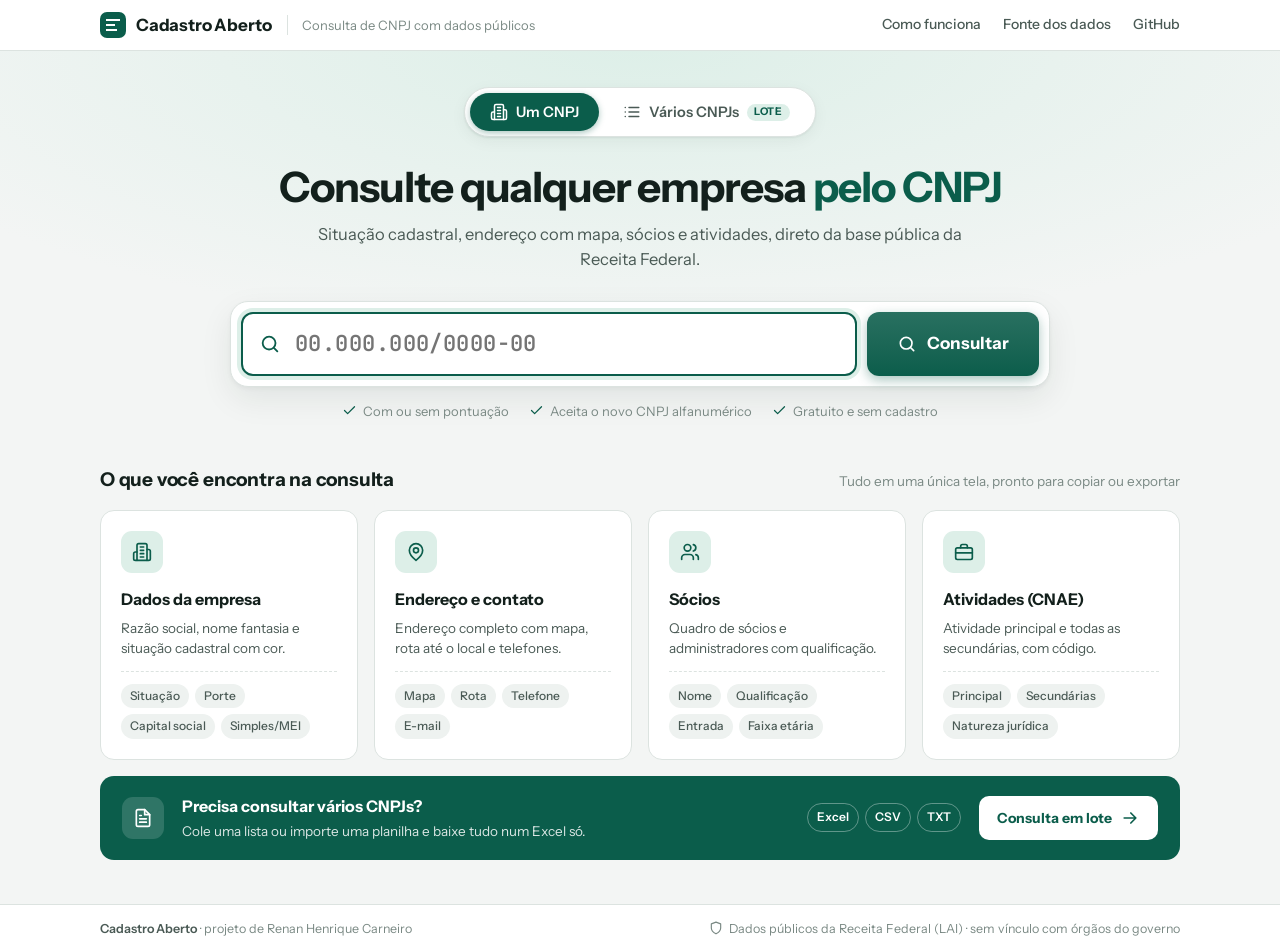
<file: index.html>
<!doctype html>
<html lang="pt-BR">
<head>
  <meta charset="utf-8">
  <meta name="viewport" content="width=device-width, initial-scale=1, viewport-fit=cover">
  <title>Cadastro Aberto</title>
  <meta name="description" content="Consulta gratuita de CNPJ com dados públicos da Receita Federal: situação cadastral, endereço com mapa, sócios, atividades e exportação.">
  <meta name="author" content="Renan Henrique Carneiro">
  <link rel="icon" href="data:image/svg+xml,%3Csvg xmlns='http://www.w3.org/2000/svg' viewBox='0 0 32 32'%3E%3Crect width='32' height='32' rx='7' fill='%230B5D4B'/%3E%3Cpath d='M9 11h14M9 16h9M9 21h11' stroke='%23fff' stroke-width='2.4' stroke-linecap='round'/%3E%3C/svg%3E">
  <link rel="preconnect" href="https://fonts.googleapis.com">
  <link rel="preconnect" href="https://fonts.gstatic.com" crossorigin>
  <link rel="stylesheet" href="https://fonts.googleapis.com/css2?family=Instrument+Sans:wght@400;500;600;700&family=JetBrains+Mono:wght@400;600&display=swap">
  <link rel="stylesheet" href="assets/styles.css?v=6">
</head>
<body>
  <header class="topbar">
    <div class="wrap topbar-inner">
      <a class="brand" href="./" aria-label="Cadastro Aberto, início">
        <span class="brand-mark" aria-hidden="true"></span>
        <span class="brand-name">Cadastro Aberto</span>
      </a>
      <span class="brand-tag">Consulta de CNPJ com dados públicos</span>
      <nav class="topnav" aria-label="Links">
        <a href="#recursos">Como funciona</a>
        <a href="https://github.com/rhcarneiro01-source/cadastro-aberto#de-onde-vêm-os-dados" target="_blank" rel="noopener">Fonte dos dados</a>
        <a href="https://github.com/rhcarneiro01-source/cadastro-aberto" target="_blank" rel="noopener">GitHub</a>
      </nav>
    </div>
  </header>

  <main class="wrap">
    <nav class="modes" role="tablist" aria-label="Tipo de consulta">
      <button type="button" role="tab" id="tab-unica" aria-selected="true" aria-controls="modo-unica"><svg class="i" width="20" height="20" fill="none" stroke="currentColor" stroke-width="2" stroke-linecap="round" stroke-linejoin="round" viewBox="0 0 24 24" aria-hidden="true"><path d="M6 22V4a2 2 0 0 1 2-2h8a2 2 0 0 1 2 2v18Z"/><path d="M6 12H4a2 2 0 0 0-2 2v6a2 2 0 0 0 2 2h2M18 9h2a2 2 0 0 1 2 2v9a2 2 0 0 1-2 2h-2M10 6h4M10 10h4M10 14h4M10 18h4"/></svg>Um CNPJ</button>
      <button type="button" role="tab" id="tab-lote" aria-selected="false" aria-controls="modo-lote"><svg class="i" width="20" height="20" fill="none" stroke="currentColor" stroke-width="2" stroke-linecap="round" stroke-linejoin="round" viewBox="0 0 24 24" aria-hidden="true"><path d="M8 6h13M8 12h13M8 18h13M3 6h.01M3 12h.01M3 18h.01"/></svg>Vários CNPJs <span class="tab-badge">Lote</span></button>
    </nav>

    <div id="modo-unica" role="tabpanel" aria-labelledby="tab-unica">
    <section class="search" aria-labelledby="search-title">
      <h1 id="search-title">Consulte qualquer empresa <em>pelo CNPJ</em></h1>
      <p class="lede">Situação cadastral, endereço com mapa, sócios e atividades, direto da base pública da Receita Federal.</p>

      <form id="form" class="search-form" novalidate>
        <label for="cnpj" class="sr-only">CNPJ</label>
        <div class="search-field">
        <svg class="i" width="20" height="20" fill="none" stroke="currentColor" stroke-width="2" stroke-linecap="round" stroke-linejoin="round" viewBox="0 0 24 24" aria-hidden="true"><circle cx="11" cy="11" r="7"/><path d="m20 20-3.5-3.5"/></svg>
        <input id="cnpj" name="cnpj" inputmode="text" autocomplete="off" spellcheck="false"
               placeholder="00.000.000/0000-00" maxlength="18" aria-describedby="hint">
        </div>
        <button type="submit" id="btn-buscar"><svg class="i" width="20" height="20" fill="none" stroke="currentColor" stroke-width="2" stroke-linecap="round" stroke-linejoin="round" viewBox="0 0 24 24" aria-hidden="true"><circle cx="11" cy="11" r="7"/><path d="m20 20-3.5-3.5"/></svg><span>Consultar</span></button>
      </form>
      <p id="hint" class="hints"><span><svg class="i" width="20" height="20" fill="none" stroke="currentColor" stroke-width="2" stroke-linecap="round" stroke-linejoin="round" viewBox="0 0 24 24" aria-hidden="true"><path d="M20 6 9 17l-5-5"/></svg>Com ou sem pontuação</span><span><svg class="i" width="20" height="20" fill="none" stroke="currentColor" stroke-width="2" stroke-linecap="round" stroke-linejoin="round" viewBox="0 0 24 24" aria-hidden="true"><path d="M20 6 9 17l-5-5"/></svg>Aceita o novo CNPJ alfanumérico</span><span><svg class="i" width="20" height="20" fill="none" stroke="currentColor" stroke-width="2" stroke-linecap="round" stroke-linejoin="round" viewBox="0 0 24 24" aria-hidden="true"><path d="M20 6 9 17l-5-5"/></svg>Gratuito e sem cadastro</span></p>

      <div id="history" class="history" hidden>
        <span class="history-label">Recentes</span>
        <div id="history-list" class="history-list"></div>
      </div>
    </section>

    <section id="recursos" class="recursos" aria-labelledby="recursos-title">
      <div class="sec-head">
        <h2 id="recursos-title">O que você encontra na consulta</h2>
        <p>Tudo em uma única tela, pronto para copiar ou exportar</p>
      </div>
      <div class="feat-grid">
        <div class="feat">
          <div class="feat-ic"><svg class="i" width="20" height="20" fill="none" stroke="currentColor" stroke-width="2" stroke-linecap="round" stroke-linejoin="round" viewBox="0 0 24 24" aria-hidden="true"><path d="M6 22V4a2 2 0 0 1 2-2h8a2 2 0 0 1 2 2v18Z"/><path d="M6 12H4a2 2 0 0 0-2 2v6a2 2 0 0 0 2 2h2M18 9h2a2 2 0 0 1 2 2v9a2 2 0 0 1-2 2h-2M10 6h4M10 10h4M10 14h4M10 18h4"/></svg></div>
          <h3>Dados da empresa</h3>
          <p>Razão social, nome fantasia e situação cadastral com cor.</p>
          <ul><li>Situação</li><li>Porte</li><li>Capital social</li><li>Simples/MEI</li></ul>
        </div>
        <div class="feat">
          <div class="feat-ic"><svg class="i" width="20" height="20" fill="none" stroke="currentColor" stroke-width="2" stroke-linecap="round" stroke-linejoin="round" viewBox="0 0 24 24" aria-hidden="true"><path d="M20 10c0 6-8 12-8 12s-8-6-8-12a8 8 0 0 1 16 0Z"/><circle cx="12" cy="10" r="3"/></svg></div>
          <h3>Endereço e contato</h3>
          <p>Endereço completo com mapa, rota até o local e telefones.</p>
          <ul><li>Mapa</li><li>Rota</li><li>Telefone</li><li>E-mail</li></ul>
        </div>
        <div class="feat">
          <div class="feat-ic"><svg class="i" width="20" height="20" fill="none" stroke="currentColor" stroke-width="2" stroke-linecap="round" stroke-linejoin="round" viewBox="0 0 24 24" aria-hidden="true"><path d="M16 21v-2a4 4 0 0 0-4-4H6a4 4 0 0 0-4 4v2"/><circle cx="9" cy="7" r="4"/><path d="M22 21v-2a4 4 0 0 0-3-3.87M16 3.13a4 4 0 0 1 0 7.75"/></svg></div>
          <h3>Sócios</h3>
          <p>Quadro de sócios e administradores com qualificação.</p>
          <ul><li>Nome</li><li>Qualificação</li><li>Entrada</li><li>Faixa etária</li></ul>
        </div>
        <div class="feat">
          <div class="feat-ic"><svg class="i" width="20" height="20" fill="none" stroke="currentColor" stroke-width="2" stroke-linecap="round" stroke-linejoin="round" viewBox="0 0 24 24" aria-hidden="true"><rect x="2" y="7" width="20" height="14" rx="2"/><path d="M16 7V5a2 2 0 0 0-2-2h-4a2 2 0 0 0-2 2v2M2 13h20"/></svg></div>
          <h3>Atividades (CNAE)</h3>
          <p>Atividade principal e todas as secundárias, com código.</p>
          <ul><li>Principal</li><li>Secundárias</li><li>Natureza jurídica</li></ul>
        </div>
      </div>
      <div class="lote-cta">
        <div class="feat-ic"><svg class="i" width="20" height="20" fill="none" stroke="currentColor" stroke-width="2" stroke-linecap="round" stroke-linejoin="round" viewBox="0 0 24 24" aria-hidden="true"><path d="M14 2H6a2 2 0 0 0-2 2v16a2 2 0 0 0 2 2h12a2 2 0 0 0 2-2V8Z"/><path d="M14 2v6h6M8 13h8M8 17h8M8 9h2"/></svg></div>
        <div class="lote-cta-txt">
          <h3>Precisa consultar vários CNPJs?</h3>
          <p>Cole uma lista ou importe uma planilha e baixe tudo num Excel só.</p>
        </div>
        <div class="lote-cta-fmt" aria-label="Formatos aceitos"><span>Excel</span><span>CSV</span><span>TXT</span></div>
        <button type="button" id="ir-lote">Consulta em lote <svg class="i" width="20" height="20" fill="none" stroke="currentColor" stroke-width="2" stroke-linecap="round" stroke-linejoin="round" viewBox="0 0 24 24" aria-hidden="true"><path d="M5 12h14M13 6l6 6-6 6"/></svg></button>
      </div>
    </section>

    <div id="status" class="status" role="status" aria-live="polite" hidden></div>

    <article id="result" class="result" hidden>
      <header class="company">
        <div class="company-main">
          <div class="chips">
            <span id="r-situacao" class="chip"></span>
            <span id="r-tipo" class="chip chip-quiet"></span>
            <span id="r-mei" class="chip chip-quiet" hidden>MEI</span>
            <span id="r-simples" class="chip chip-quiet" hidden>Simples Nacional</span>
          </div>
          <h2 id="r-razao" class="company-name"></h2>
          <p id="r-fantasia" class="company-alias"></p>
          <p class="company-cnpj">
            <span id="r-cnpj" class="mono"></span>
            <button type="button" class="link-btn" data-copy="cnpj">Copiar</button>
          </p>
        </div>
        <div class="actions" role="group" aria-label="Exportar">
          <button type="button" id="btn-print" class="btn-ghost">Imprimir cartão</button>
          <button type="button" id="btn-xlsx" class="btn-ghost">Excel</button>
          <button type="button" id="btn-csv" class="btn-ghost">CSV</button>
          <button type="button" id="btn-json" class="btn-ghost">Copiar JSON</button>
        </div>
      </header>

      <div class="grid">
        <section class="panel" aria-labelledby="h-cad">
          <h3 id="h-cad">Dados cadastrais</h3>
          <dl id="r-cadastro" class="facts"></dl>
          <h4 id="h-ie">Inscrição estadual (IE)</h4>
          <div id="r-ie" class="ie" aria-live="polite" aria-labelledby="h-ie"></div>
        </section>

        <section class="panel" aria-labelledby="h-end">
          <h3 id="h-end">Endereço</h3>
          <address id="r-endereco" class="address"></address>
          <div class="map-actions">
            <a id="r-maps" class="btn-small" target="_blank" rel="noopener">Abrir no Google Maps</a>
            <a id="r-rota" class="btn-small" target="_blank" rel="noopener">Traçar rota até aqui</a>
            <button type="button" class="btn-small" data-copy="endereco">Copiar endereço</button>
          </div>
          <div class="map-frame">
            <iframe id="r-mapa" title="Mapa do endereço da empresa" loading="lazy" referrerpolicy="no-referrer-when-downgrade"></iframe>
          </div>
          <h4>Contato</h4>
          <dl id="r-contato" class="facts facts-compact"></dl>
        </section>

        <section class="panel panel-wide" aria-labelledby="h-cnae">
          <h3 id="h-cnae">Atividades econômicas (CNAE)</h3>
          <div id="r-cnae-principal" class="cnae-main"></div>
          <details id="r-cnae-sec-wrap">
            <summary id="r-cnae-sec-title">Atividades secundárias</summary>
            <ul id="r-cnae-sec" class="cnae-list"></ul>
          </details>
        </section>

        <section class="panel panel-wide" aria-labelledby="h-qsa">
          <h3 id="h-qsa">Quadro de sócios e administradores</h3>
          <div class="table-wrap">
            <table class="qsa">
              <thead><tr><th scope="col">Nome</th><th scope="col">Qualificação</th><th scope="col">Entrada</th><th scope="col">Faixa etária</th></tr></thead>
              <tbody id="r-qsa"></tbody>
            </table>
          </div>
          <p id="r-qsa-vazio" class="muted" hidden>Nenhum sócio informado na base pública para este CNPJ.</p>
        </section>
      </div>

      <p class="source">Fonte: dados abertos do CNPJ (Receita Federal), via <span id="r-fonte"></span>. Consultado em <span id="r-quando"></span>.</p>
    </article>
    </div>

    <div id="modo-lote" role="tabpanel" aria-labelledby="tab-lote" hidden>
      <section class="search" aria-labelledby="lote-title">
        <h1 id="lote-title">Consulte uma lista de CNPJs de uma vez</h1>
        <p class="lede">Cole os CNPJs ou importe uma planilha. O site consulta um por um e monta uma tabela para exportar em Excel.</p>

        <div class="lote-entrada">
          <label for="lote-texto" class="lote-label">Cole os CNPJs (um por linha, ou separados por vírgula, espaço ou ponto e vírgula)</label>
          <textarea id="lote-texto" rows="7" spellcheck="false" placeholder="11.222.333/0001-81&#10;02542939000103&#10;..."></textarea>
          <div class="lote-arquivo">
            <label for="lote-file" class="btn-small"><svg class="i" width="20" height="20" fill="none" stroke="currentColor" stroke-width="2" stroke-linecap="round" stroke-linejoin="round" viewBox="0 0 24 24" aria-hidden="true"><path d="M21 15v4a2 2 0 0 1-2 2H5a2 2 0 0 1-2-2v-4M17 8l-5-5-5 5M12 3v12"/></svg>Importar Excel, CSV ou TXT</label>
            <input type="file" id="lote-file" accept=".xlsx,.xls,.csv,.txt" class="sr-only">
            <span id="lote-file-nome" class="muted"></span>
          </div>
          <label class="lote-opcao">
            <input type="checkbox" id="lote-ie">
            <span><b>Incluir inscrição estadual (IE)</b><small>A fonte da IE aceita só 3 consultas por minuto, então o lote fica bem mais lento (cerca de 20 s por CNPJ).</small></span>
          </label>
          <p id="lote-resumo" class="hint">Nenhum CNPJ identificado ainda.</p>
          <div class="lote-botoes">
            <button type="button" id="lote-iniciar" class="btn-primary" disabled><svg class="i" width="20" height="20" fill="none" stroke="currentColor" stroke-width="2" stroke-linecap="round" stroke-linejoin="round" viewBox="0 0 24 24" aria-hidden="true"><circle cx="11" cy="11" r="7"/><path d="m20 20-3.5-3.5"/></svg>Consultar lista</button>
            <button type="button" id="lote-pausar" class="btn-ghost" hidden>Pausar</button>
            <button type="button" id="lote-cancelar" class="btn-ghost" hidden>Cancelar</button>
          </div>
        </div>
      </section>

      <section id="lote-painel" class="lote-painel" hidden aria-live="polite">
        <div class="lote-topo">
          <div>
            <div id="lote-progresso-txt" class="lote-progresso-txt"></div>
            <div class="barra" aria-hidden="true"><span id="lote-barra"></span></div>
            <div id="lote-contagem" class="chips lote-contagem"></div>
          </div>
          <div class="actions" role="group" aria-label="Exportar lote">
            <button type="button" id="lote-xlsx" class="btn-ghost" disabled>Excel</button>
            <button type="button" id="lote-csv" class="btn-ghost" disabled>CSV</button>
          </div>
        </div>
        <section id="lote-analise" class="analise" aria-labelledby="analise-title" hidden>
          <div class="analise-head">
            <h2 id="analise-title">Análise do lote</h2>
            <p class="muted">Clique numa barra para filtrar a tabela abaixo.</p>
          </div>
          <div id="analise-kpis" class="kpis"></div>
          <div id="analise-graficos" class="graficos"></div>
        </section>
        <div id="lote-filtro" class="lote-filtro" hidden></div>
        <div class="table-wrap">
          <table class="qsa lote-tabela">
            <thead><tr><th scope="col">#</th><th scope="col">CNPJ</th><th scope="col">Razão social</th><th scope="col">Situação</th><th scope="col">Cidade/UF</th><th scope="col">Atividade principal</th><th scope="col">Telefone</th><th scope="col" class="col-ie">Inscrição estadual</th></tr></thead>
            <tbody id="lote-linhas"></tbody>
          </table>
        </div>
        <p class="hint">Clique numa linha para ver a ficha completa da empresa.</p>
      </section>
    </div>
  </main>

  <footer class="footer">
    <div class="wrap footer-inner">
      <span><b>Cadastro Aberto</b> · projeto de Renan Henrique Carneiro</span>
      <span class="footer-note" title="Informações de pessoas físicas são exibidas apenas como constam na base aberta."><svg class="i" width="20" height="20" fill="none" stroke="currentColor" stroke-width="2" stroke-linecap="round" stroke-linejoin="round" viewBox="0 0 24 24" aria-hidden="true"><path d="M12 22s8-4 8-10V5l-8-3-8 3v7c0 6 8 10 8 10Z"/></svg>Dados públicos da Receita Federal (LAI) · sem vínculo com órgãos do governo</span>
    </div>
  </footer>

  <!-- Cartão para impressão (preenchido via JS) -->
  <section id="print-card" class="print-card" aria-hidden="true"></section>

  <script src="assets/vendor/xlsx.full.min.js" defer></script>
  <script src="assets/planilha-lote.js?v=6" defer></script>
  <script src="assets/app.js?v=6" defer></script>
</body>
</html>
</file>
<file: assets/styles.css>
/* Cadastro Aberto — Renan Henrique Carneiro */
:root {
  --ground: #F3F5F4;
  --surface: #FFFFFF;
  --surface-2: #EEF2F0;
  --ink: #13201C;
  --ink-2: #4A5A55;
  --ink-3: #7A8984;
  --line: #DCE3E0;
  --accent: #0B5D4B;
  --accent-ink: #FFFFFF;
  --accent-soft: #DDEFE8;
  --ok: #1E7D45;       --ok-bg: #E2F3E8;
  --warn: #9A6200;     --warn-bg: #FBF0D9;
  --bad: #B42318;      --bad-bg: #FBE4E1;
  --focus: #2F7DE1;
  --radius: 10px;
  --shadow: 0 1px 2px rgb(19 32 28 / .06), 0 4px 16px rgb(19 32 28 / .05);
  --font: "Instrument Sans", "Segoe UI", system-ui, -apple-system, sans-serif;
  --mono: "JetBrains Mono", ui-monospace, "Cascadia Mono", Consolas, monospace;
  color-scheme: light;
}
@media (prefers-color-scheme: dark) {
  :root:not([data-theme="light"]) {
    --ground: #0E1513; --surface: #151E1B; --surface-2: #1B2622;
    --ink: #E7EEEB; --ink-2: #A9B8B2; --ink-3: #7F8F89; --line: #26332F;
    --accent: #3FB894; --accent-ink: #06231B; --accent-soft: #173A30;
    --ok: #5CCB8A; --ok-bg: #173226; --warn: #E8B04B; --warn-bg: #3A2C12; --bad: #F08A7E; --bad-bg: #3D1C18;
    --shadow: 0 1px 2px rgb(0 0 0 / .4);
    color-scheme: dark;
  }
}
:root[data-theme="dark"] {
  --ground: #0E1513; --surface: #151E1B; --surface-2: #1B2622;
  --ink: #E7EEEB; --ink-2: #A9B8B2; --ink-3: #7F8F89; --line: #26332F;
  --accent: #3FB894; --accent-ink: #06231B; --accent-soft: #173A30;
  --ok: #5CCB8A; --ok-bg: #173226; --warn: #E8B04B; --warn-bg: #3A2C12; --bad: #F08A7E; --bad-bg: #3D1C18;
  --shadow: 0 1px 2px rgb(0 0 0 / .4);
  color-scheme: dark;
}

* { box-sizing: border-box; }
html, body { margin: 0; }
body {
  background: var(--ground);
  color: var(--ink);
  font: 15px/1.55 var(--font);
  -webkit-font-smoothing: antialiased;
  min-height: 100vh;
  display: flex; flex-direction: column;
}
[hidden] { display: none !important; }
.wrap { width: 100%; max-width: 1120px; margin-inline: auto; padding-inline: 20px; }
.mono { font-family: var(--mono); font-variant-numeric: tabular-nums; }
.muted { color: var(--ink-3); }
.sr-only { position: absolute; width: 1px; height: 1px; overflow: hidden; clip: rect(0 0 0 0); white-space: nowrap; }
:focus-visible { outline: 2px solid var(--focus); outline-offset: 2px; border-radius: 4px; }
a { color: var(--accent); }

/* topo */
.topbar { border-bottom: 1px solid var(--line); background: var(--surface); }
.topbar-inner { display: flex; align-items: center; gap: 16px; padding-block: 14px; flex-wrap: wrap; }
.brand { display: flex; align-items: center; gap: 10px; text-decoration: none; color: var(--ink); }
.brand-mark {
  width: 26px; height: 26px; border-radius: 7px; background: var(--accent);
  background-image: linear-gradient(var(--accent-ink), var(--accent-ink)), linear-gradient(var(--accent-ink), var(--accent-ink)), linear-gradient(var(--accent-ink), var(--accent-ink));
  background-size: 14px 2.4px, 9px 2.4px, 11px 2.4px;
  background-position: 6px 7px, 6px 12px, 6px 17px;
  background-repeat: no-repeat;
}
.brand-name { font-weight: 700; letter-spacing: -.01em; font-size: 17px; }
.brand-tag { color: var(--ink-3); font-size: 13px; }

/* busca */
.search { padding-block: 40px 20px; max-width: 720px; }
.search h1 { font-size: clamp(26px, 4vw, 36px); line-height: 1.15; letter-spacing: -.02em; margin: 0 0 8px; text-wrap: balance; }
.lede { color: var(--ink-2); margin: 0 0 22px; max-width: 60ch; }
.search-form { display: flex; gap: 8px; flex-wrap: wrap; }
.search-form input {
  flex: 1 1 260px; min-width: 0;
  font: 600 20px/1 var(--mono); letter-spacing: .02em;
  padding: 14px 16px; border-radius: var(--radius);
  border: 1.5px solid var(--line); background: var(--surface); color: var(--ink);
}
.search-form input:focus { border-color: var(--accent); outline: none; box-shadow: 0 0 0 3px var(--accent-soft); }
.search-form input[aria-invalid="true"] { border-color: var(--bad); }
.search-form button, .btn-ghost, .btn-small {
  font: 600 15px/1 var(--font); cursor: pointer; border-radius: var(--radius);
}
.search-form button {
  padding: 14px 22px; border: 0; background: var(--accent); color: var(--accent-ink);
}
.search-form button:hover { filter: brightness(1.08); }
.search-form button:disabled { opacity: .6; cursor: progress; }
.hint { color: var(--ink-3); font-size: 13px; margin: 8px 0 0; }

.history { margin-top: 18px; display: flex; gap: 10px; align-items: baseline; flex-wrap: wrap; }
.history-label { font-size: 12px; text-transform: uppercase; letter-spacing: .06em; color: var(--ink-3); }
.history-list { display: flex; gap: 6px; flex-wrap: wrap; }
.history-list button {
  border: 1px solid var(--line); background: var(--surface); color: var(--ink-2);
  border-radius: 999px; padding: 5px 12px; font: 500 13px/1.2 var(--font); cursor: pointer;
  max-width: 260px; overflow: hidden; text-overflow: ellipsis; white-space: nowrap;
}
.history-list button:hover { border-color: var(--accent); color: var(--ink); }

/* status */
.status { padding: 14px 16px; border-radius: var(--radius); margin-bottom: 20px; background: var(--surface); border: 1px solid var(--line); }
.status.error { background: var(--bad-bg); border-color: transparent; color: var(--bad); }
.status.loading::before {
  content: ""; display: inline-block; width: 14px; height: 14px; margin-right: 10px; vertical-align: -2px;
  border: 2px solid var(--line); border-top-color: var(--accent); border-radius: 50%; animation: spin .8s linear infinite;
}
@keyframes spin { to { transform: rotate(360deg); } }
@media (prefers-reduced-motion: reduce) { .status.loading::before { animation: none; } }

/* resultado */
.result { padding-bottom: 40px; }
.company {
  display: flex; gap: 20px; justify-content: space-between; align-items: flex-start; flex-wrap: wrap;
  background: var(--surface); border: 1px solid var(--line); border-radius: 14px; padding: 22px 24px; box-shadow: var(--shadow);
}
.company-main { flex: 1 1 420px; min-width: 0; }
.chips { display: flex; gap: 6px; flex-wrap: wrap; margin-bottom: 10px; }
.chip {
  display: inline-flex; align-items: center; gap: 6px;
  font: 600 12px/1 var(--font); letter-spacing: .04em; text-transform: uppercase;
  padding: 6px 10px; border-radius: 999px; background: var(--surface-2); color: var(--ink-2);
}
.chip.ok { background: var(--ok-bg); color: var(--ok); }
.chip.warn { background: var(--warn-bg); color: var(--warn); }
.chip.bad { background: var(--bad-bg); color: var(--bad); }
.chip.ok::before, .chip.warn::before, .chip.bad::before { content: ""; width: 7px; height: 7px; border-radius: 50%; background: currentColor; }
.company-name { font-size: clamp(20px, 3vw, 28px); line-height: 1.2; margin: 0; letter-spacing: -.015em; text-wrap: balance; overflow-wrap: anywhere; }
.company-alias { color: var(--ink-2); margin: 4px 0 0; }
.company-cnpj { margin: 10px 0 0; display: flex; gap: 10px; align-items: center; flex-wrap: wrap; font-size: 16px; }
.link-btn { border: 0; background: none; color: var(--accent); font: 600 13px var(--font); cursor: pointer; padding: 2px 4px; }
.actions { display: flex; gap: 8px; flex-wrap: wrap; }
.btn-ghost { padding: 10px 14px; border: 1px solid var(--line); background: var(--surface); color: var(--ink); font-size: 14px; }
.btn-ghost:hover, .btn-small:hover { border-color: var(--accent); }

.grid { display: grid; grid-template-columns: repeat(2, minmax(0, 1fr)); gap: 16px; margin-top: 16px; align-items: start; }
.panel { background: var(--surface); border: 1px solid var(--line); border-radius: 14px; padding: 20px 22px; min-width: 0; }
.panel-wide { grid-column: 1 / -1; }
.panel h3 { font-size: 13px; text-transform: uppercase; letter-spacing: .07em; color: var(--ink-3); margin: 0 0 14px; font-weight: 600; }
.panel h4 { font-size: 13px; text-transform: uppercase; letter-spacing: .07em; color: var(--ink-3); margin: 20px 0 10px; font-weight: 600; }

.facts { display: grid; grid-template-columns: minmax(120px, 38%) 1fr; gap: 10px 16px; margin: 0; }
.facts dt { color: var(--ink-3); font-size: 13.5px; }
.facts dd { margin: 0; font-weight: 500; overflow-wrap: anywhere; }
.facts dd small { color: var(--ink-3); font-weight: 400; }
.facts-compact { gap: 6px 16px; }

.address { font-style: normal; font-size: 16px; line-height: 1.5; margin-bottom: 12px; }
.map-actions { display: flex; gap: 8px; flex-wrap: wrap; margin-bottom: 12px; }
.btn-small {
  display: inline-flex; align-items: center; padding: 8px 12px; font-size: 13px;
  border: 1px solid var(--line); background: var(--surface-2); color: var(--ink); text-decoration: none;
}
.map-frame { border-radius: var(--radius); overflow: hidden; border: 1px solid var(--line); aspect-ratio: 16 / 10; max-width: 100%; background: var(--surface-2); }
.map-frame iframe { width: 100%; height: 100%; border: 0; display: block; }

.cnae-main { display: flex; gap: 14px; align-items: baseline; padding: 12px 14px; background: var(--accent-soft); border-radius: var(--radius); margin-bottom: 12px; }
.cnae-code { font-family: var(--mono); font-weight: 600; white-space: nowrap; color: var(--accent); }
details summary { cursor: pointer; font-weight: 600; padding: 6px 0; color: var(--ink-2); }
.cnae-list { list-style: none; margin: 6px 0 0; padding: 0; columns: 2; column-gap: 28px; }
.cnae-list li { break-inside: avoid; display: flex; gap: 12px; padding: 7px 0; border-bottom: 1px solid var(--line); font-size: 14px; }
.cnae-list .cnae-code { color: var(--ink-2); font-weight: 400; font-size: 13px; }

.table-wrap { overflow-x: auto; }
.qsa { width: 100%; border-collapse: collapse; font-size: 14px; }
.qsa th { text-align: left; font-size: 12px; text-transform: uppercase; letter-spacing: .05em; color: var(--ink-3); font-weight: 600; padding: 8px 10px; border-bottom: 1px solid var(--line); }
.qsa td { padding: 10px; border-bottom: 1px solid var(--line); vertical-align: top; }
.qsa td:first-child { font-weight: 600; }

.source { color: var(--ink-3); font-size: 13px; margin-top: 18px; }
.footer { margin-top: auto; border-top: 1px solid var(--line); background: var(--surface); }
.footer-inner { display: flex; flex-direction: column; gap: 4px; padding-block: 18px; font-size: 13px; }

.toast {
  position: fixed; left: 50%; bottom: calc(24px + env(safe-area-inset-bottom, 0px)); transform: translateX(-50%);
  background: var(--ink); color: var(--ground); padding: 10px 16px; border-radius: 999px; font-size: 14px; box-shadow: var(--shadow); z-index: 10;
}

@media (max-width: 760px) {
  .grid { grid-template-columns: 1fr; }
  .cnae-list { columns: 1; }
  .company { padding: 18px; }
  .panel { padding: 16px; }
  .facts { grid-template-columns: 1fr; gap: 2px 0; }
  .facts dd { margin-bottom: 10px; }
  .brand-tag { display: none; }
}

/* ---------- Cartão para impressão ---------- */
.print-card { display: none; }
@media print {
  @page { size: A4; margin: 14mm; }
  body > *:not(.print-card) { display: none !important; }
  .print-card { display: block !important; color: #000; font: 11pt/1.4 var(--font); }
  .pc-head { display: flex; justify-content: space-between; align-items: flex-end; border-bottom: 2px solid #000; padding-bottom: 6px; margin-bottom: 10px; }
  .pc-head h1 { font-size: 14pt; margin: 0; }
  .pc-head span { font-size: 9pt; }
  .pc-grid { display: grid; grid-template-columns: 1fr 1fr; border: 1px solid #000; }
  .pc-cell { border: .5px solid #000; padding: 5px 8px; }
  .pc-cell.full { grid-column: 1 / -1; }
  .pc-cell b { display: block; font-size: 7.5pt; text-transform: uppercase; letter-spacing: .05em; font-weight: 600; }
  .pc-cell span { font-size: 10.5pt; }
  .pc-foot { margin-top: 10px; font-size: 8.5pt; }
  .pc-qsa { width: 100%; border-collapse: collapse; margin-top: 10px; font-size: 9.5pt; }
  .pc-qsa th, .pc-qsa td { border: .5px solid #000; padding: 4px 6px; text-align: left; }
}

/* ---------- modos (única / lote) ---------- */
.modes { display: inline-flex; gap: 4px; padding: 4px; margin-top: 28px; background: var(--surface-2); border: 1px solid var(--line); border-radius: 12px; }
.modes button { border: 0; background: transparent; color: var(--ink-2); font: 600 14px/1 var(--font); padding: 10px 16px; border-radius: 9px; cursor: pointer; }
.modes button[aria-selected="true"] { background: var(--surface); color: var(--ink); box-shadow: var(--shadow); }
.modes + div .search, #modo-lote .search { padding-top: 22px; }

/* ---------- lote ---------- */
.lote-entrada { display: flex; flex-direction: column; gap: 10px; }
.lote-label { font-size: 13.5px; color: var(--ink-2); }
.lote-entrada textarea {
  width: 100%; min-height: 150px; resize: vertical; padding: 12px 14px;
  font: 400 15px/1.5 var(--mono); color: var(--ink); background: var(--surface);
  border: 1.5px solid var(--line); border-radius: var(--radius);
}
.lote-entrada textarea:focus { border-color: var(--accent); outline: none; box-shadow: 0 0 0 3px var(--accent-soft); }
.lote-arquivo { display: flex; gap: 10px; align-items: center; flex-wrap: wrap; font-size: 13px; }
.lote-arquivo label { cursor: pointer; }
.lote-botoes { display: flex; gap: 8px; flex-wrap: wrap; }
.btn-primary { font: 600 15px/1 var(--font); padding: 13px 20px; border: 0; border-radius: var(--radius); background: var(--accent); color: var(--accent-ink); cursor: pointer; }
.btn-primary:disabled { opacity: .5; cursor: not-allowed; }
.lote-painel { background: var(--surface); border: 1px solid var(--line); border-radius: 14px; padding: 20px 22px; margin-bottom: 40px; }
.lote-topo { display: flex; gap: 16px; justify-content: space-between; align-items: flex-start; flex-wrap: wrap; margin-bottom: 14px; }
.lote-topo > div:first-child { flex: 1 1 360px; min-width: 0; }
.lote-progresso-txt { font-weight: 600; margin-bottom: 8px; }
.barra { height: 8px; background: var(--surface-2); border-radius: 99px; overflow: hidden; }
.barra span { display: block; height: 100%; width: 0; background: var(--accent); border-radius: 99px; transition: width .25s ease; }
.lote-contagem { margin: 12px 0 0; }
.lote-tabela td { white-space: nowrap; }
.lote-tabela td:nth-child(3), .lote-tabela td:nth-child(6) { white-space: normal; min-width: 200px; }
.lote-tabela td:first-child { color: var(--ink-3); font-weight: 400; }
.lote-tabela tbody tr.ok { cursor: pointer; }
.lote-tabela tbody tr.ok:hover { background: var(--surface-2); }
.lote-tabela tbody tr.pendente td { color: var(--ink-3); }
.lote-tabela .erro { color: var(--bad); font-weight: 500; }
@media (prefers-reduced-motion: reduce) { .barra span { transition: none; } }
@media print { .modes, #modo-lote { display: none !important; } }

/* ======================================================================
   Tela inicial: destaque na busca, abas com ícones, resumo dos recursos
   ====================================================================== */
svg.i { width: 20px; height: 20px; flex: none; fill: none; stroke: currentColor; stroke-width: 2; stroke-linecap: round; stroke-linejoin: round; }

body {
  background:
    radial-gradient(1200px 420px at 50% 40px, var(--accent-soft), transparent 70%) no-repeat,
    var(--ground);
}

/* topo */
.topbar-inner { padding-block: 12px; }
.brand-tag { padding-left: 14px; border-left: 1px solid var(--line); }
.topnav { margin-left: auto; display: flex; gap: 22px; font-size: 14px; font-weight: 500; }
.topnav a { color: var(--ink-2); text-decoration: none; }
.topnav a:hover { color: var(--accent); }

/* abas */
.modes {
  display: flex; width: fit-content; margin: 36px auto 0; gap: 4px; padding: 5px;
  background: var(--surface); border-radius: 999px; box-shadow: var(--shadow);
}
.modes button { display: inline-flex; align-items: center; gap: 8px; font-size: 14.5px; padding: 10px 20px; border-radius: 999px; }
.modes button svg.i { width: 18px; height: 18px; }
.modes button:hover { color: var(--ink); }
.modes button[aria-selected="true"] {
  background: var(--accent); color: var(--accent-ink);
  box-shadow: 0 2px 6px color-mix(in srgb, var(--accent) 35%, transparent);
}
.tab-badge {
  font-size: 10.5px; font-weight: 700; letter-spacing: .05em; text-transform: uppercase;
  background: var(--accent-soft); color: var(--accent); padding: 3px 7px; border-radius: 999px;
}
.modes button[aria-selected="true"] .tab-badge { background: color-mix(in srgb, var(--accent-ink) 20%, transparent); color: var(--accent-ink); }

/* bloco de busca centralizado */
.search { max-width: 820px; margin-inline: auto; text-align: center; padding-block: 26px 24px; }
.modes + div .search, #modo-lote .search { padding-top: 26px; }
.search h1 { font-size: clamp(28px, 4.2vw, 42px); letter-spacing: -.025em; margin-bottom: 10px; }
.search h1 em { font-style: normal; color: var(--accent); }
.lede { font-size: 16.5px; margin: 0 auto 28px; }

.search-form {
  flex-wrap: nowrap; gap: 10px; padding: 10px; text-align: left;
  background: var(--surface); border: 1px solid var(--line); border-radius: 18px;
  box-shadow: 0 2px 4px rgb(19 32 28 / .04), 0 12px 32px rgb(19 32 28 / .08);
}
.search-field { position: relative; flex: 1 1 auto; min-width: 0; display: flex; }
.search-field svg.i { position: absolute; left: 18px; top: 50%; transform: translateY(-50%); width: 22px; height: 22px; color: var(--accent); pointer-events: none; }
.search-form input { flex: 1; width: 100%; height: 64px; padding: 0 18px 0 52px; font-size: 22px; border: 2px solid var(--line); border-radius: 12px; }
.search-form input:focus { box-shadow: 0 0 0 4px var(--accent-soft); }
.search-form button {
  display: inline-flex; align-items: center; justify-content: center; gap: 10px;
  height: 64px; padding: 0 30px; font-size: 17px; font-weight: 700; border-radius: 12px;
  background: linear-gradient(180deg, color-mix(in srgb, var(--accent) 88%, #fff), var(--accent));
  box-shadow: 0 4px 12px color-mix(in srgb, var(--accent) 35%, transparent);
}

.hints { display: flex; gap: 8px 20px; justify-content: center; flex-wrap: wrap; margin: 14px 0 0; color: var(--ink-3); font-size: 13px; }
.hints span { display: inline-flex; align-items: center; gap: 6px; }
.hints svg.i { width: 15px; height: 15px; color: var(--accent); }

.history { justify-content: center; align-items: center; margin-top: 16px; }
.history-label { font-weight: 600; }
.history-list { justify-content: center; }
.history-list button { display: inline-flex; align-items: center; gap: 6px; }
.history-list button::before {
  content: ""; width: 14px; height: 14px; flex: none; background: currentColor; opacity: .7;
  -webkit-mask: url("data:image/svg+xml,%3Csvg xmlns='http://www.w3.org/2000/svg' viewBox='0 0 24 24' fill='none' stroke='%23000' stroke-width='2' stroke-linecap='round'%3E%3Ccircle cx='12' cy='12' r='9'/%3E%3Cpath d='M12 7v5l3 2'/%3E%3C/svg%3E") center / contain no-repeat;
          mask: url("data:image/svg+xml,%3Csvg xmlns='http://www.w3.org/2000/svg' viewBox='0 0 24 24' fill='none' stroke='%23000' stroke-width='2' stroke-linecap='round'%3E%3Ccircle cx='12' cy='12' r='9'/%3E%3Cpath d='M12 7v5l3 2'/%3E%3C/svg%3E") center / contain no-repeat;
}

/* resumo dos recursos (some quando há um resultado na tela) */
.recursos { padding: 20px 0 44px; scroll-margin-top: 16px; }
#modo-unica:has(#result:not([hidden])) .recursos { display: none; }
.sec-head { display: flex; align-items: baseline; justify-content: space-between; gap: 6px 16px; flex-wrap: wrap; margin-bottom: 16px; }
.sec-head h2 { font-size: 19px; letter-spacing: -.01em; margin: 0; }
.sec-head p { margin: 0; color: var(--ink-3); font-size: 13.5px; }
.feat-grid { display: grid; grid-template-columns: repeat(4, minmax(0, 1fr)); gap: 16px; }
.feat { background: var(--surface); border: 1px solid var(--line); border-radius: 14px; padding: 20px; }
.feat-ic { width: 42px; height: 42px; flex: none; border-radius: 11px; background: var(--accent-soft); color: var(--accent); display: grid; place-items: center; margin-bottom: 14px; }
.feat h3 { font-size: 16px; margin: 0 0 6px; }
.feat p { margin: 0 0 12px; color: var(--ink-2); font-size: 13.5px; line-height: 1.5; }
.feat ul { list-style: none; margin: 0; padding: 12px 0 0; border-top: 1px dashed var(--line); display: flex; flex-wrap: wrap; gap: 6px; }
.feat li { font-size: 12px; font-weight: 500; background: var(--surface-2); color: var(--ink-2); padding: 3px 9px; border-radius: 999px; }

.lote-cta { margin-top: 16px; display: flex; align-items: center; gap: 18px; flex-wrap: wrap; background: var(--accent); color: var(--accent-ink); border-radius: 14px; padding: 18px 22px; }
.lote-cta .feat-ic { margin: 0; background: color-mix(in srgb, var(--accent-ink) 15%, transparent); color: var(--accent-ink); }
.lote-cta-txt { flex: 1 1 260px; }
.lote-cta h3 { margin: 0; font-size: 16px; }
.lote-cta p { margin: 2px 0 0; font-size: 13.5px; opacity: .85; }
.lote-cta-fmt { display: flex; gap: 6px; }
.lote-cta-fmt span { font-size: 12px; font-weight: 600; border: 1px solid color-mix(in srgb, var(--accent-ink) 35%, transparent); padding: 4px 9px; border-radius: 999px; }
#ir-lote {
  display: inline-flex; align-items: center; gap: 8px; border: 0; cursor: pointer;
  background: var(--accent-ink); color: var(--accent); font: 700 14px/1 var(--font); padding: 12px 18px; border-radius: 10px;
}
#ir-lote:hover { filter: brightness(.96); }

/* aba de lote no mesmo padrão */
.lote-entrada {
  text-align: left; background: var(--surface); border: 1px solid var(--line); border-radius: 18px;
  padding: 20px; box-shadow: 0 2px 4px rgb(19 32 28 / .04), 0 12px 32px rgb(19 32 28 / .08);
}
.lote-botoes { justify-content: flex-end; }
.btn-primary, .btn-small { display: inline-flex; align-items: center; gap: 8px; }
.btn-primary svg.i { width: 18px; height: 18px; }
.btn-small svg.i { width: 16px; height: 16px; color: var(--accent); }

/* rodapé compacto */
.footer-inner { flex-direction: row; align-items: center; justify-content: space-between; gap: 6px 16px; flex-wrap: wrap; padding-block: 14px; font-size: 12.5px; color: var(--ink-3); }
.footer-inner b { color: var(--ink-2); font-weight: 600; }
.footer-note { display: inline-flex; align-items: center; gap: 6px; }
.footer-note svg.i { width: 14px; height: 14px; }

@media (max-width: 900px) {
  .feat-grid { grid-template-columns: repeat(2, minmax(0, 1fr)); }
  .topnav { display: none; }
}
@media (max-width: 560px) {
  .modes { width: 100%; }
  .modes button { flex: 1; justify-content: center; padding: 10px 12px; white-space: nowrap; }
  .tab-badge { display: none; }
  .search-form { flex-wrap: wrap; }
  .search-form button { width: 100%; }
  .search-form input { font-size: 19px; height: 58px; }
  .feat-grid { grid-template-columns: 1fr; }
  .lote-cta-fmt { display: none; }
  #ir-lote { width: 100%; justify-content: center; }
  .footer-inner { flex-direction: column; align-items: flex-start; }
}
@media print { .recursos, .topnav { display: none !important; } }

/* ======================================================================
   Análise do lote: indicadores + gráficos de barras (clique filtra a tabela)
   ====================================================================== */
.analise { margin: 6px 0 18px; padding-top: 18px; border-top: 1px solid var(--line); }
.analise-head { display: flex; align-items: baseline; justify-content: space-between; gap: 4px 16px; flex-wrap: wrap; margin-bottom: 14px; }
.analise-head h2 { font-size: 18px; letter-spacing: -.01em; margin: 0; }
.analise-head p { margin: 0; font-size: 13px; }

.kpis { display: grid; grid-template-columns: repeat(5, minmax(0, 1fr)); gap: 10px; margin-bottom: 16px; }
.kpi { background: var(--surface-2); border-radius: var(--radius); padding: 12px 14px; display: flex; flex-direction: column; gap: 2px; min-width: 0; border-top: 3px solid transparent; }
.kpi-rotulo { font-size: 12px; text-transform: uppercase; letter-spacing: .06em; color: var(--ink-3); font-weight: 600; }
.kpi-valor { font-size: 26px; line-height: 1.15; letter-spacing: -.02em; color: var(--ink); font-variant-numeric: tabular-nums; }
.kpi-det { font-size: 12.5px; color: var(--ink-3); }
.kpi-ok { border-top-color: var(--ok); }
.kpi-warn { border-top-color: var(--warn); }

.graficos { display: grid; grid-template-columns: repeat(2, minmax(0, 1fr)); gap: 12px; }
.grafico { border: 1px solid var(--line); border-radius: var(--radius); padding: 14px 16px 10px; min-width: 0; }
.grafico.largo { grid-column: 1 / -1; }
.grafico h3 { font-size: 13px; text-transform: uppercase; letter-spacing: .06em; color: var(--ink-2); margin: 0 0 8px; font-weight: 600; }
.grafico h3 .muted { font-weight: 400; letter-spacing: 0; text-transform: none; }
.barras { list-style: none; margin: 0; padding: 0; }
.barra-item {
  width: 100%; display: grid; grid-template-columns: minmax(90px, 36%) 1fr 64px; align-items: center; gap: 10px;
  border: 0; background: none; color: var(--ink); font: 13.5px/1.3 var(--font); text-align: left;
  padding: 6px 6px; border-radius: 8px; cursor: pointer;
}
.grafico.largo .barra-item { grid-template-columns: minmax(160px, 22%) 1fr 64px; }
.grafico.rotulo-longo .barra-item { grid-template-columns: minmax(160px, 44%) 1fr 64px; }
.barra-item:hover:not(:disabled), .barra-item.ativo { background: var(--surface-2); }
.barra-item:disabled { cursor: default; }
.barra-item.esmaecido { opacity: .45; }
.barra-rotulo { overflow: hidden; text-overflow: ellipsis; white-space: nowrap; color: var(--ink-2); }
.barra-item.ativo .barra-rotulo { color: var(--ink); font-weight: 600; }
.barra-trilho { display: block; height: 12px; }
.barra-fill { display: block; height: 100%; background: var(--accent); border-radius: 0 4px 4px 0; transition: width .3s ease; }
.barra-fill.ok { background: var(--ok); }
.barra-fill.warn { background: var(--warn); }
.barra-fill.bad { background: var(--bad); }
.barra-fill.neutro { background: var(--ink-3); }
.barra-valor { text-align: right; font-weight: 600; font-variant-numeric: tabular-nums; white-space: nowrap; }
.barra-valor small { font-weight: 400; color: var(--ink-3); font-size: 12px; }

.lote-filtro { display: flex; align-items: center; gap: 10px; flex-wrap: wrap; margin-bottom: 10px; padding: 8px 12px; border-radius: var(--radius); background: var(--accent-soft); font-size: 13.5px; }

.chart-tip {
  position: fixed; z-index: 20; pointer-events: none; display: flex; flex-direction: column; gap: 2px;
  background: var(--ink); color: var(--ground); padding: 8px 10px; border-radius: 8px; font-size: 12.5px; max-width: 320px; box-shadow: var(--shadow);
}
.chart-tip b { font-weight: 600; }

@media (max-width: 900px) {
  .kpis { grid-template-columns: repeat(2, minmax(0, 1fr)); }
  .graficos { grid-template-columns: 1fr; }
}
@media (max-width: 560px) {
  .barra-item, .grafico.largo .barra-item, .grafico.rotulo-longo .barra-item { grid-template-columns: 1fr auto; grid-template-areas: "rotulo valor" "trilho trilho"; gap: 4px 10px; }
  .barra-rotulo { grid-area: rotulo; }
  .barra-valor { grid-area: valor; }
  .barra-trilho { grid-area: trilho; height: 10px; }
  .kpi:last-child { grid-column: 1 / -1; }
}
@media (prefers-reduced-motion: reduce) { .barra-fill { transition: none; } }
@media print { .analise, .lote-filtro, .chart-tip { display: none !important; } }

/* ======================================================================
   Inscrição estadual (IE)
   ====================================================================== */
.ie { display: flex; flex-direction: column; gap: 8px; align-items: flex-start; }
.ie-lista { list-style: none; margin: 0; padding: 0; width: 100%; }
.ie-lista li { display: flex; align-items: center; gap: 10px; flex-wrap: wrap; padding: 8px 0; border-bottom: 1px solid var(--line); }
.ie-lista li:last-child { border-bottom: 0; }
.ie-uf { font-weight: 700; font-size: 13px; color: var(--accent); background: var(--accent-soft); border-radius: 6px; padding: 3px 7px; min-width: 34px; text-align: center; }
.ie-num { font-size: 16px; font-weight: 600; letter-spacing: .02em; }
.ie-status { margin: 0; color: var(--ink-2); font-size: 14px; }
.ie-status.erro { color: var(--bad); }
.ie-status.loading::before {
  content: ""; display: inline-block; width: 12px; height: 12px; margin-right: 8px; vertical-align: -1px;
  border: 2px solid var(--line); border-top-color: var(--accent); border-radius: 50%; animation: spin .8s linear infinite;
}
.ie-fonte { margin: 0; font-size: 12.5px; color: var(--ink-3); }

.lote-opcao { display: flex; gap: 10px; align-items: flex-start; padding: 10px 12px; border: 1px solid var(--line); border-radius: var(--radius); background: var(--surface-2); cursor: pointer; }
.lote-opcao input { margin-top: 3px; accent-color: var(--accent); width: 16px; height: 16px; flex: none; }
.lote-opcao span { display: flex; flex-direction: column; gap: 2px; font-size: 14px; }
.lote-opcao small { color: var(--ink-3); font-size: 12.5px; }
.lote-tabela:not(.com-ie) .col-ie { display: none; }
</file>
<file: assets/assets/styles.css>
/* Cadastro Aberto — Renan Henrique Carneiro */
:root {
  --ground: #F3F5F4;
  --surface: #FFFFFF;
  --surface-2: #EEF2F0;
  --ink: #13201C;
  --ink-2: #4A5A55;
  --ink-3: #7A8984;
  --line: #DCE3E0;
  --accent: #0B5D4B;
  --accent-ink: #FFFFFF;
  --accent-soft: #DDEFE8;
  --ok: #1E7D45;       --ok-bg: #E2F3E8;
  --warn: #9A6200;     --warn-bg: #FBF0D9;
  --bad: #B42318;      --bad-bg: #FBE4E1;
  --focus: #2F7DE1;
  --radius: 10px;
  --shadow: 0 1px 2px rgb(19 32 28 / .06), 0 4px 16px rgb(19 32 28 / .05);
  --font: "Instrument Sans", "Segoe UI", system-ui, -apple-system, sans-serif;
  --mono: "JetBrains Mono", ui-monospace, "Cascadia Mono", Consolas, monospace;
  color-scheme: light;
}
@media (prefers-color-scheme: dark) {
  :root:not([data-theme="light"]) {
    --ground: #0E1513; --surface: #151E1B; --surface-2: #1B2622;
    --ink: #E7EEEB; --ink-2: #A9B8B2; --ink-3: #7F8F89; --line: #26332F;
    --accent: #3FB894; --accent-ink: #06231B; --accent-soft: #173A30;
    --ok: #5CCB8A; --ok-bg: #173226; --warn: #E8B04B; --warn-bg: #3A2C12; --bad: #F08A7E; --bad-bg: #3D1C18;
    --shadow: 0 1px 2px rgb(0 0 0 / .4);
    color-scheme: dark;
  }
}
:root[data-theme="dark"] {
  --ground: #0E1513; --surface: #151E1B; --surface-2: #1B2622;
  --ink: #E7EEEB; --ink-2: #A9B8B2; --ink-3: #7F8F89; --line: #26332F;
  --accent: #3FB894; --accent-ink: #06231B; --accent-soft: #173A30;
  --ok: #5CCB8A; --ok-bg: #173226; --warn: #E8B04B; --warn-bg: #3A2C12; --bad: #F08A7E; --bad-bg: #3D1C18;
  --shadow: 0 1px 2px rgb(0 0 0 / .4);
  color-scheme: dark;
}

* { box-sizing: border-box; }
html, body { margin: 0; }
body {
  background: var(--ground);
  color: var(--ink);
  font: 15px/1.55 var(--font);
  -webkit-font-smoothing: antialiased;
  min-height: 100vh;
  display: flex; flex-direction: column;
}
[hidden] { display: none !important; }
.wrap { width: 100%; max-width: 1120px; margin-inline: auto; padding-inline: 20px; }
.mono { font-family: var(--mono); font-variant-numeric: tabular-nums; }
.muted { color: var(--ink-3); }
.sr-only { position: absolute; width: 1px; height: 1px; overflow: hidden; clip: rect(0 0 0 0); white-space: nowrap; }
:focus-visible { outline: 2px solid var(--focus); outline-offset: 2px; border-radius: 4px; }
a { color: var(--accent); }

/* topo */
.topbar { border-bottom: 1px solid var(--line); background: var(--surface); }
.topbar-inner { display: flex; align-items: center; gap: 16px; padding-block: 14px; flex-wrap: wrap; }
.brand { display: flex; align-items: center; gap: 10px; text-decoration: none; color: var(--ink); }
.brand-mark {
  width: 26px; height: 26px; border-radius: 7px; background: var(--accent);
  background-image: linear-gradient(var(--accent-ink), var(--accent-ink)), linear-gradient(var(--accent-ink), var(--accent-ink)), linear-gradient(var(--accent-ink), var(--accent-ink));
  background-size: 14px 2.4px, 9px 2.4px, 11px 2.4px;
  background-position: 6px 7px, 6px 12px, 6px 17px;
  background-repeat: no-repeat;
}
.brand-name { font-weight: 700; letter-spacing: -.01em; font-size: 17px; }
.brand-tag { color: var(--ink-3); font-size: 13px; }

/* busca */
.search { padding-block: 40px 20px; max-width: 720px; }
.search h1 { font-size: clamp(26px, 4vw, 36px); line-height: 1.15; letter-spacing: -.02em; margin: 0 0 8px; text-wrap: balance; }
.lede { color: var(--ink-2); margin: 0 0 22px; max-width: 60ch; }
.search-form { display: flex; gap: 8px; flex-wrap: wrap; }
.search-form input {
  flex: 1 1 260px; min-width: 0;
  font: 600 20px/1 var(--mono); letter-spacing: .02em;
  padding: 14px 16px; border-radius: var(--radius);
  border: 1.5px solid var(--line); background: var(--surface); color: var(--ink);
}
.search-form input:focus { border-color: var(--accent); outline: none; box-shadow: 0 0 0 3px var(--accent-soft); }
.search-form input[aria-invalid="true"] { border-color: var(--bad); }
.search-form button, .btn-ghost, .btn-small {
  font: 600 15px/1 var(--font); cursor: pointer; border-radius: var(--radius);
}
.search-form button {
  padding: 14px 22px; border: 0; background: var(--accent); color: var(--accent-ink);
}
.search-form button:hover { filter: brightness(1.08); }
.search-form button:disabled { opacity: .6; cursor: progress; }
.hint { color: var(--ink-3); font-size: 13px; margin: 8px 0 0; }

.history { margin-top: 18px; display: flex; gap: 10px; align-items: baseline; flex-wrap: wrap; }
.history-label { font-size: 12px; text-transform: uppercase; letter-spacing: .06em; color: var(--ink-3); }
.history-list { display: flex; gap: 6px; flex-wrap: wrap; }
.history-list button {
  border: 1px solid var(--line); background: var(--surface); color: var(--ink-2);
  border-radius: 999px; padding: 5px 12px; font: 500 13px/1.2 var(--font); cursor: pointer;
  max-width: 260px; overflow: hidden; text-overflow: ellipsis; white-space: nowrap;
}
.history-list button:hover { border-color: var(--accent); color: var(--ink); }

/* status */
.status { padding: 14px 16px; border-radius: var(--radius); margin-bottom: 20px; background: var(--surface); border: 1px solid var(--line); }
.status.error { background: var(--bad-bg); border-color: transparent; color: var(--bad); }
.status.loading::before {
  content: ""; display: inline-block; width: 14px; height: 14px; margin-right: 10px; vertical-align: -2px;
  border: 2px solid var(--line); border-top-color: var(--accent); border-radius: 50%; animation: spin .8s linear infinite;
}
@keyframes spin { to { transform: rotate(360deg); } }
@media (prefers-reduced-motion: reduce) { .status.loading::before { animation: none; } }

/* resultado */
.result { padding-bottom: 40px; }
.company {
  display: flex; gap: 20px; justify-content: space-between; align-items: flex-start; flex-wrap: wrap;
  background: var(--surface); border: 1px solid var(--line); border-radius: 14px; padding: 22px 24px; box-shadow: var(--shadow);
}
.company-main { flex: 1 1 420px; min-width: 0; }
.chips { display: flex; gap: 6px; flex-wrap: wrap; margin-bottom: 10px; }
.chip {
  display: inline-flex; align-items: center; gap: 6px;
  font: 600 12px/1 var(--font); letter-spacing: .04em; text-transform: uppercase;
  padding: 6px 10px; border-radius: 999px; background: var(--surface-2); color: var(--ink-2);
}
.chip.ok { background: var(--ok-bg); color: var(--ok); }
.chip.warn { background: var(--warn-bg); color: var(--warn); }
.chip.bad { background: var(--bad-bg); color: var(--bad); }
.chip.ok::before, .chip.warn::before, .chip.bad::before { content: ""; width: 7px; height: 7px; border-radius: 50%; background: currentColor; }
.company-name { font-size: clamp(20px, 3vw, 28px); line-height: 1.2; margin: 0; letter-spacing: -.015em; text-wrap: balance; overflow-wrap: anywhere; }
.company-alias { color: var(--ink-2); margin: 4px 0 0; }
.company-cnpj { margin: 10px 0 0; display: flex; gap: 10px; align-items: center; flex-wrap: wrap; font-size: 16px; }
.link-btn { border: 0; background: none; color: var(--accent); font: 600 13px var(--font); cursor: pointer; padding: 2px 4px; }
.actions { display: flex; gap: 8px; flex-wrap: wrap; }
.btn-ghost { padding: 10px 14px; border: 1px solid var(--line); background: var(--surface); color: var(--ink); font-size: 14px; }
.btn-ghost:hover, .btn-small:hover { border-color: var(--accent); }

.grid { display: grid; grid-template-columns: repeat(2, minmax(0, 1fr)); gap: 16px; margin-top: 16px; align-items: start; }
.panel { background: var(--surface); border: 1px solid var(--line); border-radius: 14px; padding: 20px 22px; min-width: 0; }
.panel-wide { grid-column: 1 / -1; }
.panel h3 { font-size: 13px; text-transform: uppercase; letter-spacing: .07em; color: var(--ink-3); margin: 0 0 14px; font-weight: 600; }
.panel h4 { font-size: 13px; text-transform: uppercase; letter-spacing: .07em; color: var(--ink-3); margin: 20px 0 10px; font-weight: 600; }

.facts { display: grid; grid-template-columns: minmax(120px, 38%) 1fr; gap: 10px 16px; margin: 0; }
.facts dt { color: var(--ink-3); font-size: 13.5px; }
.facts dd { margin: 0; font-weight: 500; overflow-wrap: anywhere; }
.facts dd small { color: var(--ink-3); font-weight: 400; }
.facts-compact { gap: 6px 16px; }

.address { font-style: normal; font-size: 16px; line-height: 1.5; margin-bottom: 12px; }
.map-actions { display: flex; gap: 8px; flex-wrap: wrap; margin-bottom: 12px; }
.btn-small {
  display: inline-flex; align-items: center; padding: 8px 12px; font-size: 13px;
  border: 1px solid var(--line); background: var(--surface-2); color: var(--ink); text-decoration: none;
}
.map-frame { border-radius: var(--radius); overflow: hidden; border: 1px solid var(--line); aspect-ratio: 16 / 10; max-width: 100%; background: var(--surface-2); }
.map-frame iframe { width: 100%; height: 100%; border: 0; display: block; }

.cnae-main { display: flex; gap: 14px; align-items: baseline; padding: 12px 14px; background: var(--accent-soft); border-radius: var(--radius); margin-bottom: 12px; }
.cnae-code { font-family: var(--mono); font-weight: 600; white-space: nowrap; color: var(--accent); }
details summary { cursor: pointer; font-weight: 600; padding: 6px 0; color: var(--ink-2); }
.cnae-list { list-style: none; margin: 6px 0 0; padding: 0; columns: 2; column-gap: 28px; }
.cnae-list li { break-inside: avoid; display: flex; gap: 12px; padding: 7px 0; border-bottom: 1px solid var(--line); font-size: 14px; }
.cnae-list .cnae-code { color: var(--ink-2); font-weight: 400; font-size: 13px; }

.table-wrap { overflow-x: auto; }
.qsa { width: 100%; border-collapse: collapse; font-size: 14px; }
.qsa th { text-align: left; font-size: 12px; text-transform: uppercase; letter-spacing: .05em; color: var(--ink-3); font-weight: 600; padding: 8px 10px; border-bottom: 1px solid var(--line); }
.qsa td { padding: 10px; border-bottom: 1px solid var(--line); vertical-align: top; }
.qsa td:first-child { font-weight: 600; }

.source { color: var(--ink-3); font-size: 13px; margin-top: 18px; }
.footer { margin-top: auto; border-top: 1px solid var(--line); background: var(--surface); }
.footer-inner { display: flex; flex-direction: column; gap: 4px; padding-block: 18px; font-size: 13px; }

.toast {
  position: fixed; left: 50%; bottom: calc(24px + env(safe-area-inset-bottom, 0px)); transform: translateX(-50%);
  background: var(--ink); color: var(--ground); padding: 10px 16px; border-radius: 999px; font-size: 14px; box-shadow: var(--shadow); z-index: 10;
}

@media (max-width: 760px) {
  .grid { grid-template-columns: 1fr; }
  .cnae-list { columns: 1; }
  .company { padding: 18px; }
  .panel { padding: 16px; }
  .facts { grid-template-columns: 1fr; gap: 2px 0; }
  .facts dd { margin-bottom: 10px; }
  .brand-tag { display: none; }
}

/* ---------- Cartão para impressão ---------- */
.print-card { display: none; }
@media print {
  @page { size: A4; margin: 14mm; }
  body > *:not(.print-card) { display: none !important; }
  .print-card { display: block !important; color: #000; font: 11pt/1.4 var(--font); }
  .pc-head { display: flex; justify-content: space-between; align-items: flex-end; border-bottom: 2px solid #000; padding-bottom: 6px; margin-bottom: 10px; }
  .pc-head h1 { font-size: 14pt; margin: 0; }
  .pc-head span { font-size: 9pt; }
  .pc-grid { display: grid; grid-template-columns: 1fr 1fr; border: 1px solid #000; }
  .pc-cell { border: .5px solid #000; padding: 5px 8px; }
  .pc-cell.full { grid-column: 1 / -1; }
  .pc-cell b { display: block; font-size: 7.5pt; text-transform: uppercase; letter-spacing: .05em; font-weight: 600; }
  .pc-cell span { font-size: 10.5pt; }
  .pc-foot { margin-top: 10px; font-size: 8.5pt; }
  .pc-qsa { width: 100%; border-collapse: collapse; margin-top: 10px; font-size: 9.5pt; }
  .pc-qsa th, .pc-qsa td { border: .5px solid #000; padding: 4px 6px; text-align: left; }
}

/* ---------- modos (única / lote) ---------- */
.modes { display: inline-flex; gap: 4px; padding: 4px; margin-top: 28px; background: var(--surface-2); border: 1px solid var(--line); border-radius: 12px; }
.modes button { border: 0; background: transparent; color: var(--ink-2); font: 600 14px/1 var(--font); padding: 10px 16px; border-radius: 9px; cursor: pointer; }
.modes button[aria-selected="true"] { background: var(--surface); color: var(--ink); box-shadow: var(--shadow); }
.modes + div .search, #modo-lote .search { padding-top: 22px; }

/* ---------- lote ---------- */
.lote-entrada { display: flex; flex-direction: column; gap: 10px; }
.lote-label { font-size: 13.5px; color: var(--ink-2); }
.lote-entrada textarea {
  width: 100%; min-height: 150px; resize: vertical; padding: 12px 14px;
  font: 400 15px/1.5 var(--mono); color: var(--ink); background: var(--surface);
  border: 1.5px solid var(--line); border-radius: var(--radius);
}
.lote-entrada textarea:focus { border-color: var(--accent); outline: none; box-shadow: 0 0 0 3px var(--accent-soft); }
.lote-arquivo { display: flex; gap: 10px; align-items: center; flex-wrap: wrap; font-size: 13px; }
.lote-arquivo label { cursor: pointer; }
.lote-botoes { display: flex; gap: 8px; flex-wrap: wrap; }
.btn-primary { font: 600 15px/1 var(--font); padding: 13px 20px; border: 0; border-radius: var(--radius); background: var(--accent); color: var(--accent-ink); cursor: pointer; }
.btn-primary:disabled { opacity: .5; cursor: not-allowed; }
.lote-painel { background: var(--surface); border: 1px solid var(--line); border-radius: 14px; padding: 20px 22px; margin-bottom: 40px; }
.lote-topo { display: flex; gap: 16px; justify-content: space-between; align-items: flex-start; flex-wrap: wrap; margin-bottom: 14px; }
.lote-topo > div:first-child { flex: 1 1 360px; min-width: 0; }
.lote-progresso-txt { font-weight: 600; margin-bottom: 8px; }
.barra { height: 8px; background: var(--surface-2); border-radius: 99px; overflow: hidden; }
.barra span { display: block; height: 100%; width: 0; background: var(--accent); border-radius: 99px; transition: width .25s ease; }
.lote-contagem { margin: 12px 0 0; }
.lote-tabela td { white-space: nowrap; }
.lote-tabela td:nth-child(3), .lote-tabela td:nth-child(6) { white-space: normal; min-width: 200px; }
.lote-tabela td:first-child { color: var(--ink-3); font-weight: 400; }
.lote-tabela tbody tr.ok { cursor: pointer; }
.lote-tabela tbody tr.ok:hover { background: var(--surface-2); }
.lote-tabela tbody tr.pendente td { color: var(--ink-3); }
.lote-tabela .erro { color: var(--bad); font-weight: 500; }
@media (prefers-reduced-motion: reduce) { .barra span { transition: none; } }
@media print { .modes, #modo-lote { display: none !important; } }

/* ======================================================================
   Tela inicial: destaque na busca, abas com ícones, resumo dos recursos
   ====================================================================== */
svg.i { width: 20px; height: 20px; flex: none; fill: none; stroke: currentColor; stroke-width: 2; stroke-linecap: round; stroke-linejoin: round; }

body {
  background:
    radial-gradient(1200px 420px at 50% 40px, var(--accent-soft), transparent 70%) no-repeat,
    var(--ground);
}

/* topo */
.topbar-inner { padding-block: 12px; }
.brand-tag { padding-left: 14px; border-left: 1px solid var(--line); }
.topnav { margin-left: auto; display: flex; gap: 22px; font-size: 14px; font-weight: 500; }
.topnav a { color: var(--ink-2); text-decoration: none; }
.topnav a:hover { color: var(--accent); }

/* abas */
.modes {
  display: flex; width: fit-content; margin: 36px auto 0; gap: 4px; padding: 5px;
  background: var(--surface); border-radius: 999px; box-shadow: var(--shadow);
}
.modes button { display: inline-flex; align-items: center; gap: 8px; font-size: 14.5px; padding: 10px 20px; border-radius: 999px; }
.modes button svg.i { width: 18px; height: 18px; }
.modes button:hover { color: var(--ink); }
.modes button[aria-selected="true"] {
  background: var(--accent); color: var(--accent-ink);
  box-shadow: 0 2px 6px color-mix(in srgb, var(--accent) 35%, transparent);
}
.tab-badge {
  font-size: 10.5px; font-weight: 700; letter-spacing: .05em; text-transform: uppercase;
  background: var(--accent-soft); color: var(--accent); padding: 3px 7px; border-radius: 999px;
}
.modes button[aria-selected="true"] .tab-badge { background: color-mix(in srgb, var(--accent-ink) 20%, transparent); color: var(--accent-ink); }

/* bloco de busca centralizado */
.search { max-width: 820px; margin-inline: auto; text-align: center; padding-block: 26px 24px; }
.modes + div .search, #modo-lote .search { padding-top: 26px; }
.search h1 { font-size: clamp(28px, 4.2vw, 42px); letter-spacing: -.025em; margin-bottom: 10px; }
.search h1 em { font-style: normal; color: var(--accent); }
.lede { font-size: 16.5px; margin: 0 auto 28px; }

.search-form {
  flex-wrap: nowrap; gap: 10px; padding: 10px; text-align: left;
  background: var(--surface); border: 1px solid var(--line); border-radius: 18px;
  box-shadow: 0 2px 4px rgb(19 32 28 / .04), 0 12px 32px rgb(19 32 28 / .08);
}
.search-field { position: relative; flex: 1 1 auto; min-width: 0; display: flex; }
.search-field svg.i { position: absolute; left: 18px; top: 50%; transform: translateY(-50%); width: 22px; height: 22px; color: var(--accent); pointer-events: none; }
.search-form input { flex: 1; width: 100%; height: 64px; padding: 0 18px 0 52px; font-size: 22px; border: 2px solid var(--line); border-radius: 12px; }
.search-form input:focus { box-shadow: 0 0 0 4px var(--accent-soft); }
.search-form button {
  display: inline-flex; align-items: center; justify-content: center; gap: 10px;
  height: 64px; padding: 0 30px; font-size: 17px; font-weight: 700; border-radius: 12px;
  background: linear-gradient(180deg, color-mix(in srgb, var(--accent) 88%, #fff), var(--accent));
  box-shadow: 0 4px 12px color-mix(in srgb, var(--accent) 35%, transparent);
}

.hints { display: flex; gap: 8px 20px; justify-content: center; flex-wrap: wrap; margin: 14px 0 0; color: var(--ink-3); font-size: 13px; }
.hints span { display: inline-flex; align-items: center; gap: 6px; }
.hints svg.i { width: 15px; height: 15px; color: var(--accent); }

.history { justify-content: center; align-items: center; margin-top: 16px; }
.history-label { font-weight: 600; }
.history-list { justify-content: center; }
.history-list button { display: inline-flex; align-items: center; gap: 6px; }
.history-list button::before {
  content: ""; width: 14px; height: 14px; flex: none; background: currentColor; opacity: .7;
  -webkit-mask: url("data:image/svg+xml,%3Csvg xmlns='http://www.w3.org/2000/svg' viewBox='0 0 24 24' fill='none' stroke='%23000' stroke-width='2' stroke-linecap='round'%3E%3Ccircle cx='12' cy='12' r='9'/%3E%3Cpath d='M12 7v5l3 2'/%3E%3C/svg%3E") center / contain no-repeat;
          mask: url("data:image/svg+xml,%3Csvg xmlns='http://www.w3.org/2000/svg' viewBox='0 0 24 24' fill='none' stroke='%23000' stroke-width='2' stroke-linecap='round'%3E%3Ccircle cx='12' cy='12' r='9'/%3E%3Cpath d='M12 7v5l3 2'/%3E%3C/svg%3E") center / contain no-repeat;
}

/* resumo dos recursos (some quando há um resultado na tela) */
.recursos { padding: 20px 0 44px; scroll-margin-top: 16px; }
#modo-unica:has(#result:not([hidden])) .recursos { display: none; }
.sec-head { display: flex; align-items: baseline; justify-content: space-between; gap: 6px 16px; flex-wrap: wrap; margin-bottom: 16px; }
.sec-head h2 { font-size: 19px; letter-spacing: -.01em; margin: 0; }
.sec-head p { margin: 0; color: var(--ink-3); font-size: 13.5px; }
.feat-grid { display: grid; grid-template-columns: repeat(4, minmax(0, 1fr)); gap: 16px; }
.feat { background: var(--surface); border: 1px solid var(--line); border-radius: 14px; padding: 20px; }
.feat-ic { width: 42px; height: 42px; flex: none; border-radius: 11px; background: var(--accent-soft); color: var(--accent); display: grid; place-items: center; margin-bottom: 14px; }
.feat h3 { font-size: 16px; margin: 0 0 6px; }
.feat p { margin: 0 0 12px; color: var(--ink-2); font-size: 13.5px; line-height: 1.5; }
.feat ul { list-style: none; margin: 0; padding: 12px 0 0; border-top: 1px dashed var(--line); display: flex; flex-wrap: wrap; gap: 6px; }
.feat li { font-size: 12px; font-weight: 500; background: var(--surface-2); color: var(--ink-2); padding: 3px 9px; border-radius: 999px; }

.lote-cta { margin-top: 16px; display: flex; align-items: center; gap: 18px; flex-wrap: wrap; background: var(--accent); color: var(--accent-ink); border-radius: 14px; padding: 18px 22px; }
.lote-cta .feat-ic { margin: 0; background: color-mix(in srgb, var(--accent-ink) 15%, transparent); color: var(--accent-ink); }
.lote-cta-txt { flex: 1 1 260px; }
.lote-cta h3 { margin: 0; font-size: 16px; }
.lote-cta p { margin: 2px 0 0; font-size: 13.5px; opacity: .85; }
.lote-cta-fmt { display: flex; gap: 6px; }
.lote-cta-fmt span { font-size: 12px; font-weight: 600; border: 1px solid color-mix(in srgb, var(--accent-ink) 35%, transparent); padding: 4px 9px; border-radius: 999px; }
#ir-lote {
  display: inline-flex; align-items: center; gap: 8px; border: 0; cursor: pointer;
  background: var(--accent-ink); color: var(--accent); font: 700 14px/1 var(--font); padding: 12px 18px; border-radius: 10px;
}
#ir-lote:hover { filter: brightness(.96); }

/* aba de lote no mesmo padrão */
.lote-entrada {
  text-align: left; background: var(--surface); border: 1px solid var(--line); border-radius: 18px;
  padding: 20px; box-shadow: 0 2px 4px rgb(19 32 28 / .04), 0 12px 32px rgb(19 32 28 / .08);
}
.lote-botoes { justify-content: flex-end; }
.btn-primary, .btn-small { display: inline-flex; align-items: center; gap: 8px; }
.btn-primary svg.i { width: 18px; height: 18px; }
.btn-small svg.i { width: 16px; height: 16px; color: var(--accent); }

/* rodapé compacto */
.footer-inner { flex-direction: row; align-items: center; justify-content: space-between; gap: 6px 16px; flex-wrap: wrap; padding-block: 14px; font-size: 12.5px; color: var(--ink-3); }
.footer-inner b { color: var(--ink-2); font-weight: 600; }
.footer-note { display: inline-flex; align-items: center; gap: 6px; }
.footer-note svg.i { width: 14px; height: 14px; }

@media (max-width: 900px) {
  .feat-grid { grid-template-columns: repeat(2, minmax(0, 1fr)); }
  .topnav { display: none; }
}
@media (max-width: 560px) {
  .modes { width: 100%; }
  .modes button { flex: 1; justify-content: center; padding: 10px 12px; white-space: nowrap; }
  .tab-badge { display: none; }
  .search-form { flex-wrap: wrap; }
  .search-form button { width: 100%; }
  .search-form input { font-size: 19px; height: 58px; }
  .feat-grid { grid-template-columns: 1fr; }
  .lote-cta-fmt { display: none; }
  #ir-lote { width: 100%; justify-content: center; }
  .footer-inner { flex-direction: column; align-items: flex-start; }
}
@media print { .recursos, .topnav { display: none !important; } }

/* ======================================================================
   Análise do lote: indicadores + gráficos de barras (clique filtra a tabela)
   ====================================================================== */
.analise { margin: 6px 0 18px; padding-top: 18px; border-top: 1px solid var(--line); }
.analise-head { display: flex; align-items: baseline; justify-content: space-between; gap: 4px 16px; flex-wrap: wrap; margin-bottom: 14px; }
.analise-head h2 { font-size: 18px; letter-spacing: -.01em; margin: 0; }
.analise-head p { margin: 0; font-size: 13px; }

.kpis { display: grid; grid-template-columns: repeat(5, minmax(0, 1fr)); gap: 10px; margin-bottom: 16px; }
.kpi { background: var(--surface-2); border-radius: var(--radius); padding: 12px 14px; display: flex; flex-direction: column; gap: 2px; min-width: 0; border-top: 3px solid transparent; }
.kpi-rotulo { font-size: 12px; text-transform: uppercase; letter-spacing: .06em; color: var(--ink-3); font-weight: 600; }
.kpi-valor { font-size: 26px; line-height: 1.15; letter-spacing: -.02em; color: var(--ink); font-variant-numeric: tabular-nums; }
.kpi-det { font-size: 12.5px; color: var(--ink-3); }
.kpi-ok { border-top-color: var(--ok); }
.kpi-warn { border-top-color: var(--warn); }

.graficos { display: grid; grid-template-columns: repeat(2, minmax(0, 1fr)); gap: 12px; }
.grafico { border: 1px solid var(--line); border-radius: var(--radius); padding: 14px 16px 10px; min-width: 0; }
.grafico.largo { grid-column: 1 / -1; }
.grafico h3 { font-size: 13px; text-transform: uppercase; letter-spacing: .06em; color: var(--ink-2); margin: 0 0 8px; font-weight: 600; }
.grafico h3 .muted { font-weight: 400; letter-spacing: 0; text-transform: none; }
.barras { list-style: none; margin: 0; padding: 0; }
.barra-item {
  width: 100%; display: grid; grid-template-columns: minmax(90px, 36%) 1fr 64px; align-items: center; gap: 10px;
  border: 0; background: none; color: var(--ink); font: 13.5px/1.3 var(--font); text-align: left;
  padding: 6px 6px; border-radius: 8px; cursor: pointer;
}
.grafico.largo .barra-item { grid-template-columns: minmax(160px, 22%) 1fr 64px; }
.grafico.rotulo-longo .barra-item { grid-template-columns: minmax(160px, 44%) 1fr 64px; }
.barra-item:hover:not(:disabled), .barra-item.ativo { background: var(--surface-2); }
.barra-item:disabled { cursor: default; }
.barra-item.esmaecido { opacity: .45; }
.barra-rotulo { overflow: hidden; text-overflow: ellipsis; white-space: nowrap; color: var(--ink-2); }
.barra-item.ativo .barra-rotulo { color: var(--ink); font-weight: 600; }
.barra-trilho { display: block; height: 12px; }
.barra-fill { display: block; height: 100%; background: var(--accent); border-radius: 0 4px 4px 0; transition: width .3s ease; }
.barra-fill.ok { background: var(--ok); }
.barra-fill.warn { background: var(--warn); }
.barra-fill.bad { background: var(--bad); }
.barra-fill.neutro { background: var(--ink-3); }
.barra-valor { text-align: right; font-weight: 600; font-variant-numeric: tabular-nums; white-space: nowrap; }
.barra-valor small { font-weight: 400; color: var(--ink-3); font-size: 12px; }

.lote-filtro { display: flex; align-items: center; gap: 10px; flex-wrap: wrap; margin-bottom: 10px; padding: 8px 12px; border-radius: var(--radius); background: var(--accent-soft); font-size: 13.5px; }

.chart-tip {
  position: fixed; z-index: 20; pointer-events: none; display: flex; flex-direction: column; gap: 2px;
  background: var(--ink); color: var(--ground); padding: 8px 10px; border-radius: 8px; font-size: 12.5px; max-width: 320px; box-shadow: var(--shadow);
}
.chart-tip b { font-weight: 600; }

@media (max-width: 900px) {
  .kpis { grid-template-columns: repeat(2, minmax(0, 1fr)); }
  .graficos { grid-template-columns: 1fr; }
}
@media (max-width: 560px) {
  .barra-item, .grafico.largo .barra-item, .grafico.rotulo-longo .barra-item { grid-template-columns: 1fr auto; grid-template-areas: "rotulo valor" "trilho trilho"; gap: 4px 10px; }
  .barra-rotulo { grid-area: rotulo; }
  .barra-valor { grid-area: valor; }
  .barra-trilho { grid-area: trilho; height: 10px; }
  .kpi:last-child { grid-column: 1 / -1; }
}
@media (prefers-reduced-motion: reduce) { .barra-fill { transition: none; } }
@media print { .analise, .lote-filtro, .chart-tip { display: none !important; } }
</file>
